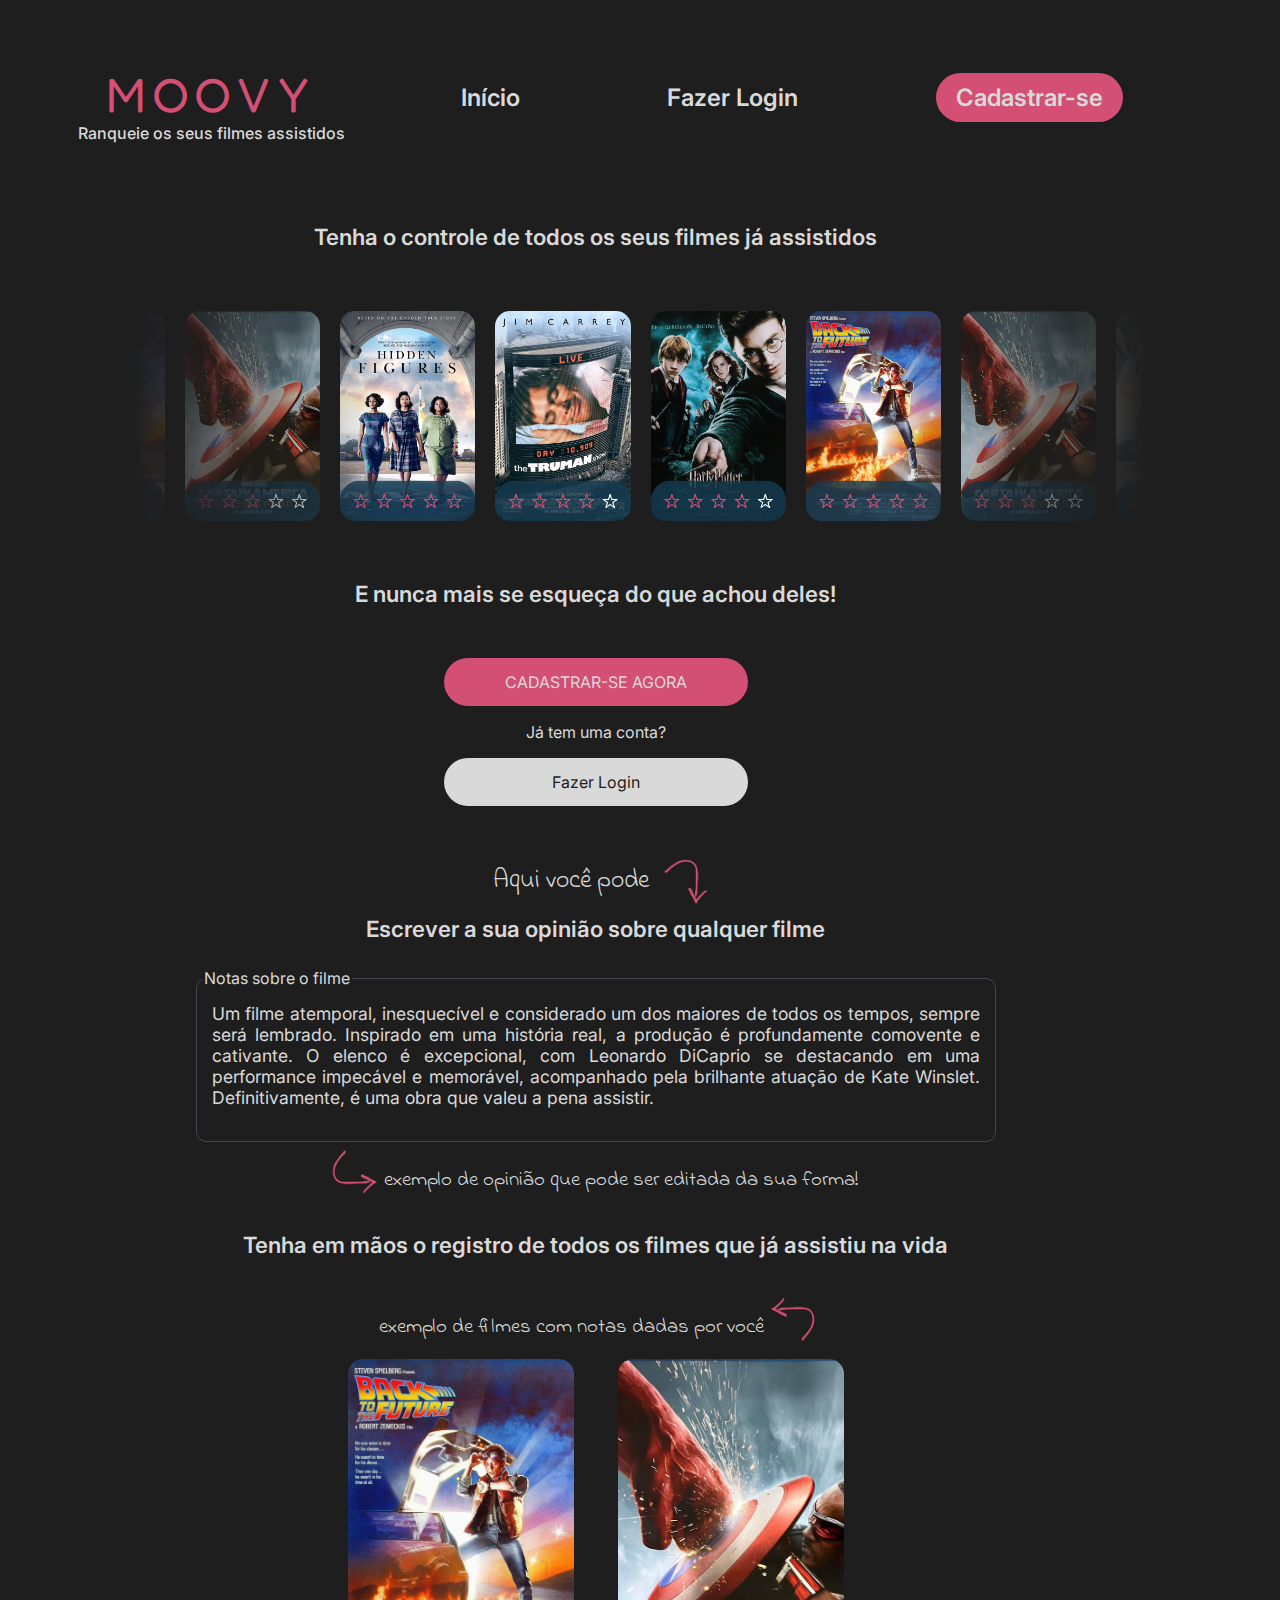
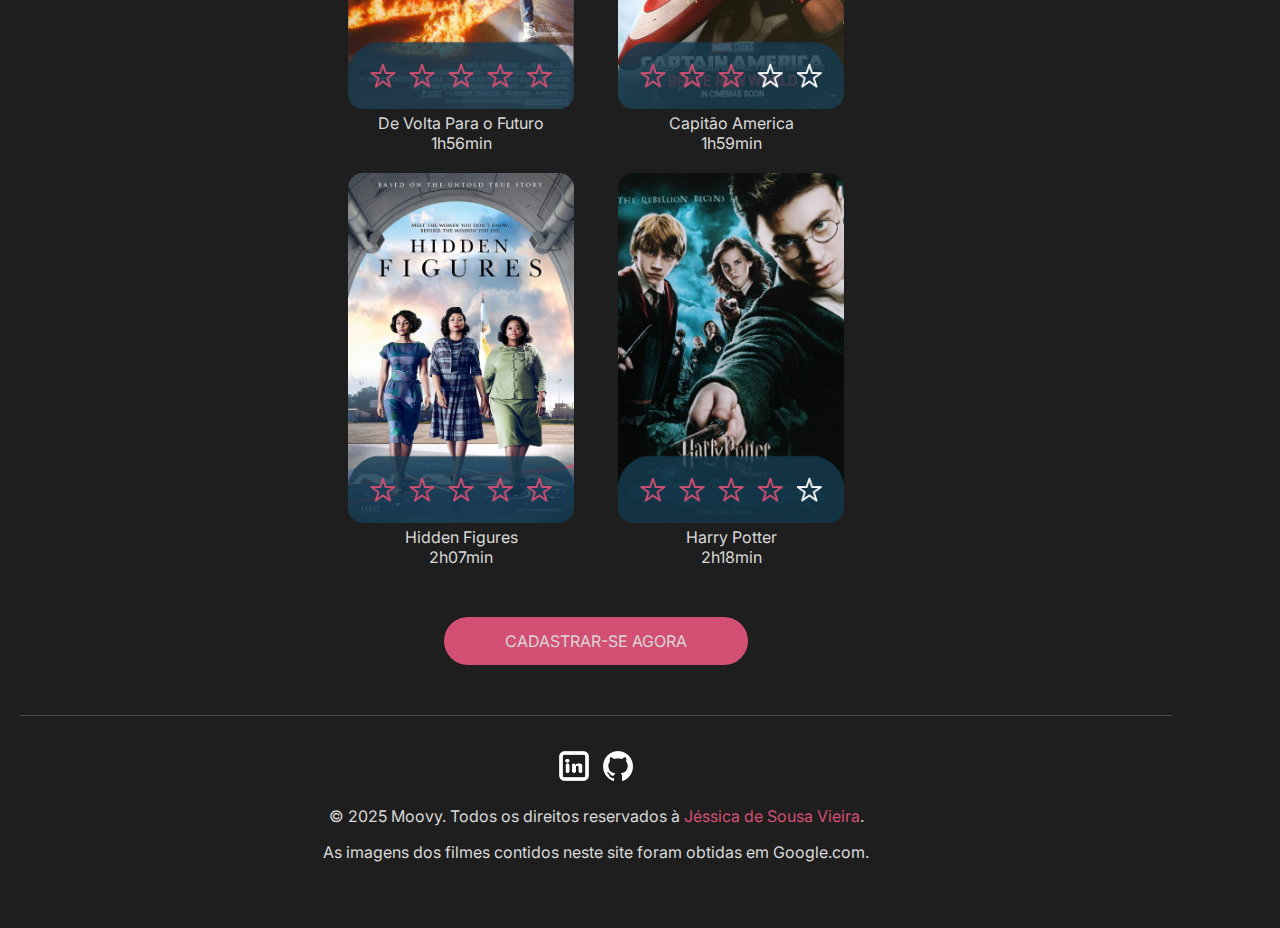
<file: index.html>
<!DOCTYPE html>
<html lang="pt-br">
<head>
    <meta charset="UTF-8">
    <meta name="viewport" content="width=device-width, initial-scale=1.0">

    <!-- favicon -->
    <link rel="apple-touch-icon" sizes="180x180" href="./src/favicon/apple-touch-icon.png">
    <link rel="icon" type="image/png" sizes="32x32" href="./src/favicon/favicon-32x32.png">
    <link rel="icon" type="image/png" sizes="16x16" href="./src/favicon/favicon-16x16.png">
    <link rel="manifest" href="./src/favicon/site.webmanifest">

    <!-- fontes -->
    <link rel="preconnect" href="https://fonts.googleapis.com">
    <link rel="preconnect" href="https://fonts.gstatic.com" crossorigin>
    <link href="https://fonts.googleapis.com/css2?family=Fredoka" rel="stylesheet">

    <link rel="preconnect" href="https://fonts.googleapis.com">
    <link rel="preconnect" href="https://fonts.gstatic.com" crossorigin>
    <link href="https://fonts.googleapis.com/css2?family=Inter" rel="stylesheet">

    <link rel="preconnect" href="https://fonts.googleapis.com">
    <link rel="preconnect" href="https://fonts.gstatic.com" crossorigin>
    <link href="https://fonts.googleapis.com/css2?family=Indie+Flower" rel="stylesheet">

    <!-- icones -->
    <link rel="stylesheet" href="https://fonts.googleapis.com/css2?family=Material+Symbols+Outlined" />

    <link rel="stylesheet" href="styles/style.css">
    <link rel="stylesheet" href="styles/mediaQueries.css">

    <title>Tela Inicial</title>
</head>
<body onresize="mudouTamanho()">
    <header>
        <span class="material-symbols-outlined" id="menuIcon" onclick="clickMenu()">menu</span>
        <menu class="menu-hamburger" id="itens">
            <ul>
                <li><a href="./index.html">Início<span class="material-symbols-outlined">arrow_right</span></a></li>
                <li><a href="./manutencao.html" id="loginMenu">Fazer Login<span class="material-symbols-outlined">arrow_right</span></a></li>
                <li><a href="./manutencao.html" id="subscribeMenu">Cadastrar-se<span class="material-symbols-outlined">arrow_right</span></a></li>
            </ul>
        </menu>
        <div class="title">
            <h1>MOOVY</h1>
            <h2>Ranqueie os seus filmes assistidos</h2>
        </div>
    </header>
    <main>
        <section>
            <p class="phrases" id="phrase1">Tenha o controle de todos os seus filmes já assistidos</p>

            <div class="slider">

                <div class="slide-track">
                    <div class="slide">
                        <img src="./src/images/BTF-movie-poster-star.jpg" alt="image1">
                    </div>

                    <div class="slide">
                        <img src="./src/images/CA-movie-poster-star.jpg" alt="image2">
                    </div>

                    <div class="slide">
                        <img src="./src/images/HF-movie-poster-star.jpg" alt="image3">
                    </div>

                    <div class="slide">
                        <img src="./src/images/TRUMAN-movie-poster-star.jpg" alt="image4">
                    </div>

                    <div class="slide">
                        <img src="./src/images/HP-movie-poster-star.jpg" alt="image5">
                    </div>

                    <!-- IMAGENS DUPLICADAS: -->
                    <div class="slide">
                        <img src="./src/images/BTF-movie-poster-star.jpg" alt="image1">
                    </div>

                    <div class="slide">
                        <img src="./src/images/CA-movie-poster-star.jpg" alt="image2">
                    </div>

                    <div class="slide">
                        <img src="./src/images/HF-movie-poster-star.jpg" alt="image3">
                    </div>

                    <div class="slide">
                        <img src="./src/images/TRUMAN-movie-poster-star.jpg" alt="image4">
                    </div>

                    <div class="slide">
                        <img src="./src/images/HP-movie-poster-star.jpg" alt="image5">
                    </div>
                    <div class="slide">
                        <img src="./src/images/BTF-movie-poster-star.jpg" alt="image1">
                    </div>

                    <div class="slide">
                        <img src="./src/images/CA-movie-poster-star.jpg" alt="image2">
                    </div>

                    <div class="slide">
                        <img src="./src/images/HF-movie-poster-star.jpg" alt="image3">
                    </div>

                    <div class="slide">
                        <img src="./src/images/TRUMAN-movie-poster-star.jpg" alt="image4">
                    </div>

                    <div class="slide">
                        <img src="./src/images/HP-movie-poster-star.jpg" alt="image5">
                    </div>
                </div>
            </div>

            <p class="phrases" id="phrase2">E nunca mais se esqueça do que achou deles!</p>

            <a href="./manutencao.html" class="buttons" id="subscribe1">CADASTRAR-SE AGORA</a>
            <p>Já tem uma conta?</p>
            <a href="./manutencao.html" class="buttons" id="login">Fazer Login</a>
        </section>

        <section>
            <div class="sectionInicio">
                <p class="phrases" id="phraseBonus">Aqui você pode</p>
                <img src="./src/images/seta-baixo.png" alt="seta" id="setaInicio" class="seta">
            </div>
            <p class="phrases" id="phrase3">Escrever a sua opinião sobre qualquer filme</p>
            <fieldset>
                <legend>Notas sobre o filme</legend>
                <p>Um filme atemporal, inesquecível e considerado um dos maiores de todos os tempos, sempre será lembrado. Inspirado em uma história real, a produção é profundamente comovente e cativante. O elenco é excepcional, com Leonardo DiCaprio se destacando em uma performance impecável e memorável, acompanhado pela brilhante atuação de Kate Winslet. Definitivamente, é uma obra que valeu a pena assistir.</p>
            </fieldset>
            <div class="sketch">
                <img src="./src/images/seta-cima.png" alt="seta" class="seta">
                <p id="text-left">exemplo de opinião que pode ser editada da sua forma!</p>
            </div>
        </section>

        <section>
            <p class="phrases" id="phrase4">Tenha em mãos o registro de todos os filmes que já assistiu na vida</p>
            <div class="sketch">
                <p id="text-right">exemplo de filmes com notas dadas por você</p>
                <img src="./src/images/seta-cima-invertida.png" alt="seta" id="seta-cima-invertida" class="seta">
            </div>
            <div class="systemMovies">
                <span>
                    <img src="./src/images/BTF-movie-poster-star.jpg" alt="image1" id="left1" class="movieBottom">
                    <p class="movieName">De Volta Para o Futuro</p>
                    <p class="movieTime">1h56min</p>
                </span>

                <span>
                    <img src="./src/images/CA-movie-poster-star.jpg" alt="image2" id="right1" class="movieBottom">
                    <p class="movieName">Capitão America</p>
                    <p class="movieTime">1h59min</p>
                </span>

                <span>
                    <img src="./src/images/HF-movie-poster-star.jpg" alt="image3" id="left2" class="movieBottom">
                    <p class="movieName">Hidden Figures</p>
                    <p class="movieTime">2h07min</p>
                </span>

                <span>
                    <img src="./src/images/HP-movie-poster-star.jpg" alt="image4" id="right2" class="movieBottom">
                    <p class="movieName">Harry Potter</p>
                    <p class="movieTime">2h18min</p>
                </span>
            </div>

            <a href="./manutencao.html" class="buttons" id="subscribe2">CADASTRAR-SE AGORA</a>
        </section>
    </main>
    <footer>
        
        <a href="https://linkedin.com/in/jessica-sousa-vieira" target="_blank">
            <img src="./src/images/linkedin-icon.png" alt="" class="footerIcons">
        </a>
        <a href="https://github.com/jessicasousav" target="_blank">
            <img src="./src/images/gitgub-icon.png" alt="" class="footerIcons">
        </a>

        <p>&copy 2025 Moovy. Todos os direitos reservados à 
            <a href="https://github.com/jessicasousav" target="_blank" id="link-portfolio">Jéssica de Sousa Vieira</a>.
        </p>
        <p>As imagens dos filmes contidos neste site foram obtidas em Google.com.</p>
    </footer>

    <script>
        function mudouTamanho() {
            if (window.innerWidth >= 794) {
                itens.style.display = 'block'
            } else {
                itens.style.display = 'none'
            }
        }

        function clickMenu() {
            if (itens.style.display == 'block') {
                itens.style.display = 'none'
            } else {
                itens.style.display = 'block'
            }
            // se no css o display do id itens (que é o menu) estiver como 'block', ele vai mudar para 'none', ou seja, quando ele estiver aparecendo e o usuário clicar, ele vai esconder.
            // senão, ele muda de 'none' para 'block'. Ou seja, se ele não estiver aparecendo, ele vai aparecer quando clicar
        }
    </script>
</body>
</html>
</file>
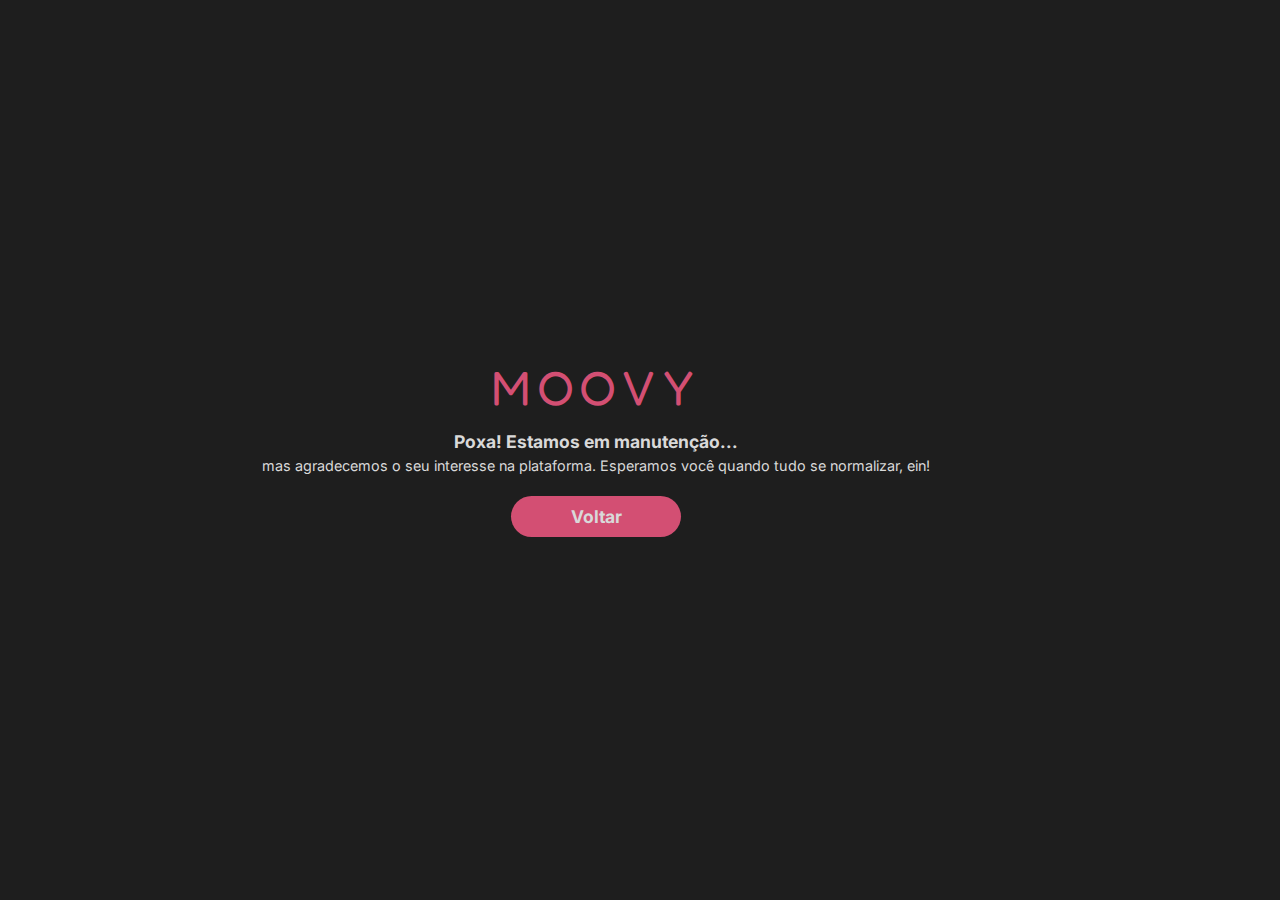
<file: manutencao.html>
<!DOCTYPE html>
<html lang="pt-br">
<head>
    <meta charset="UTF-8">
    <meta name="viewport" content="width=device-width, initial-scale=1.0">

    <!-- fontes -->
    <link rel="preconnect" href="https://fonts.googleapis.com">
    <link rel="preconnect" href="https://fonts.gstatic.com" crossorigin>
    <link href="https://fonts.googleapis.com/css2?family=Fredoka" rel="stylesheet">

    <link rel="preconnect" href="https://fonts.googleapis.com">
    <link rel="preconnect" href="https://fonts.gstatic.com" crossorigin>
    <link href="https://fonts.googleapis.com/css2?family=Inter" rel="stylesheet">

    <!-- icones -->
    <link rel="stylesheet" href="https://fonts.googleapis.com/css2?family=Material+Symbols+Outlined" />

    <link rel="stylesheet" href="styles/styleManut.css">

    <title>Estamos em Manutenção</title>
</head>
<body>
    <div class="manut">
        <h1>MOOVY</h1>
        <h2>Poxa! Estamos em manutenção...</h2>
        <p>mas agradecemos o seu interesse na plataforma. Esperamos você quando tudo se normalizar, ein!</p>
    </div>
    <a href="./index.html">Voltar</a>
</body>
</html>
</file>
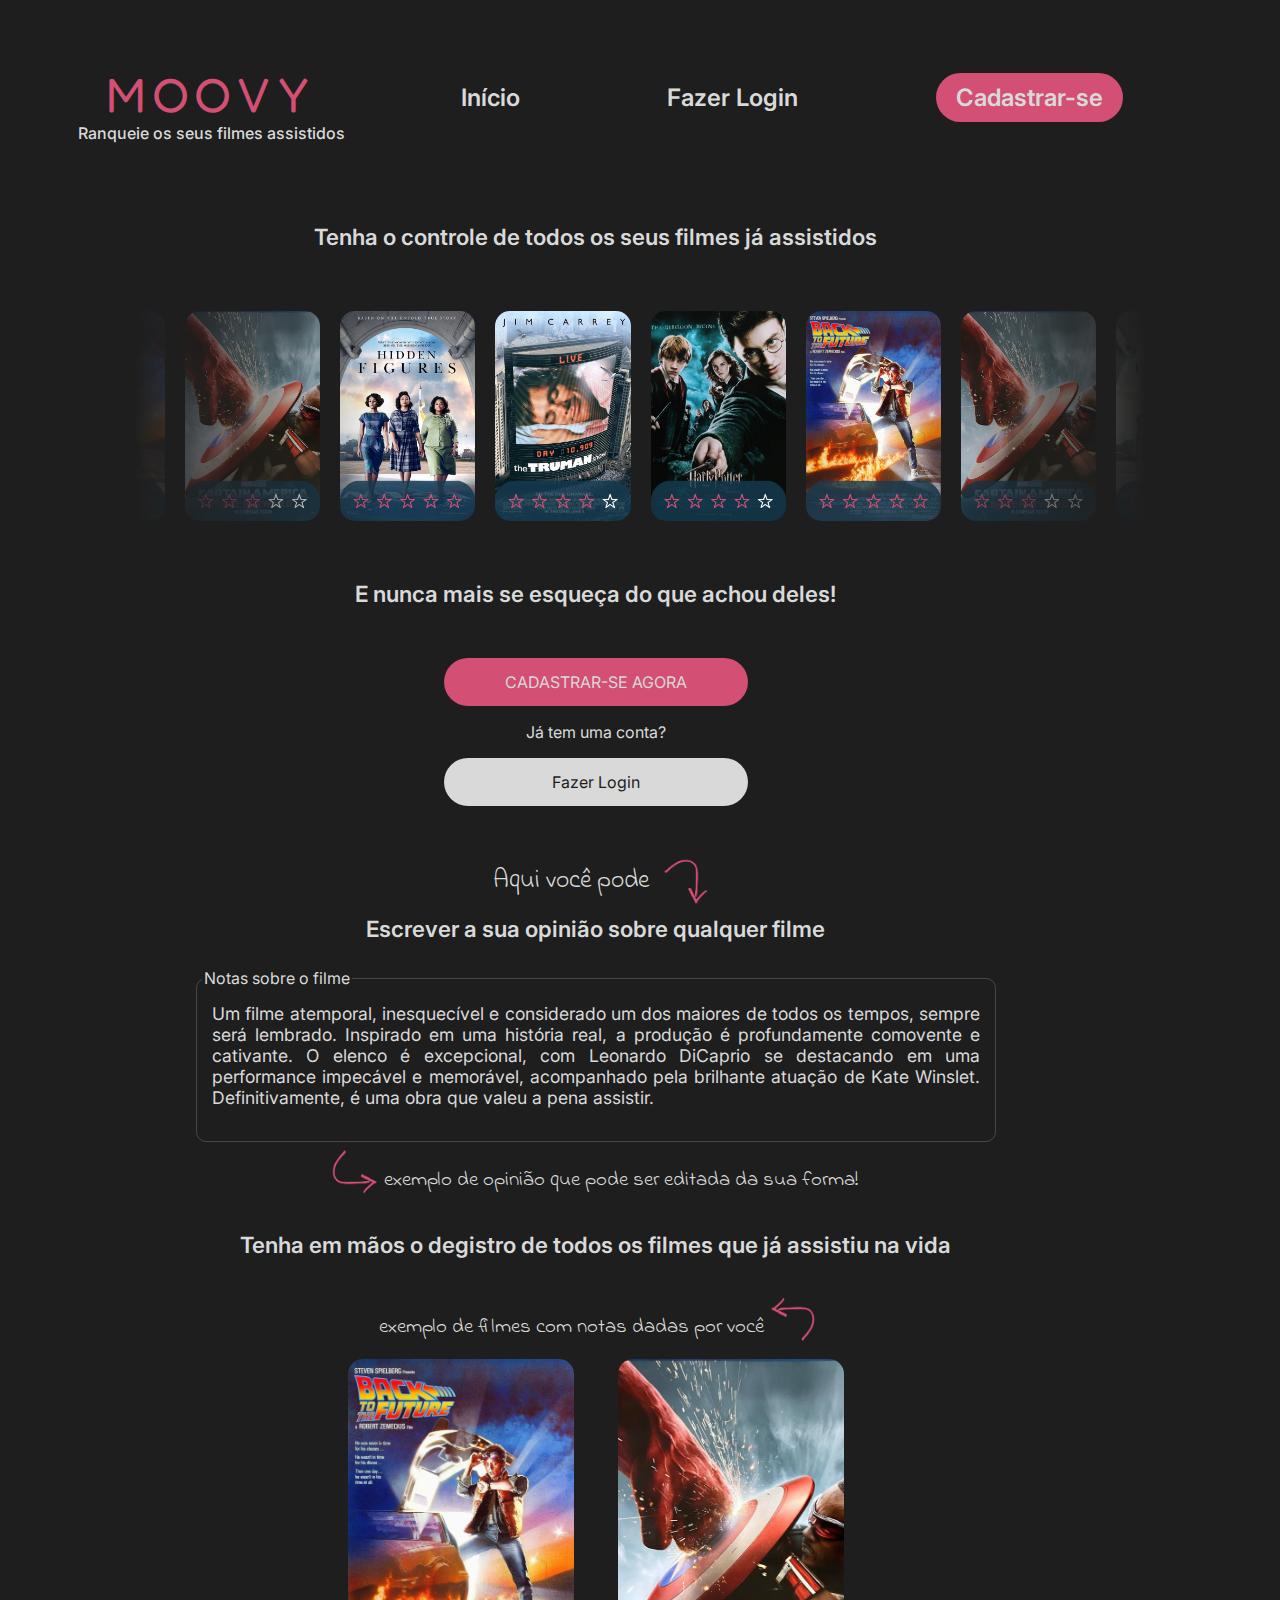
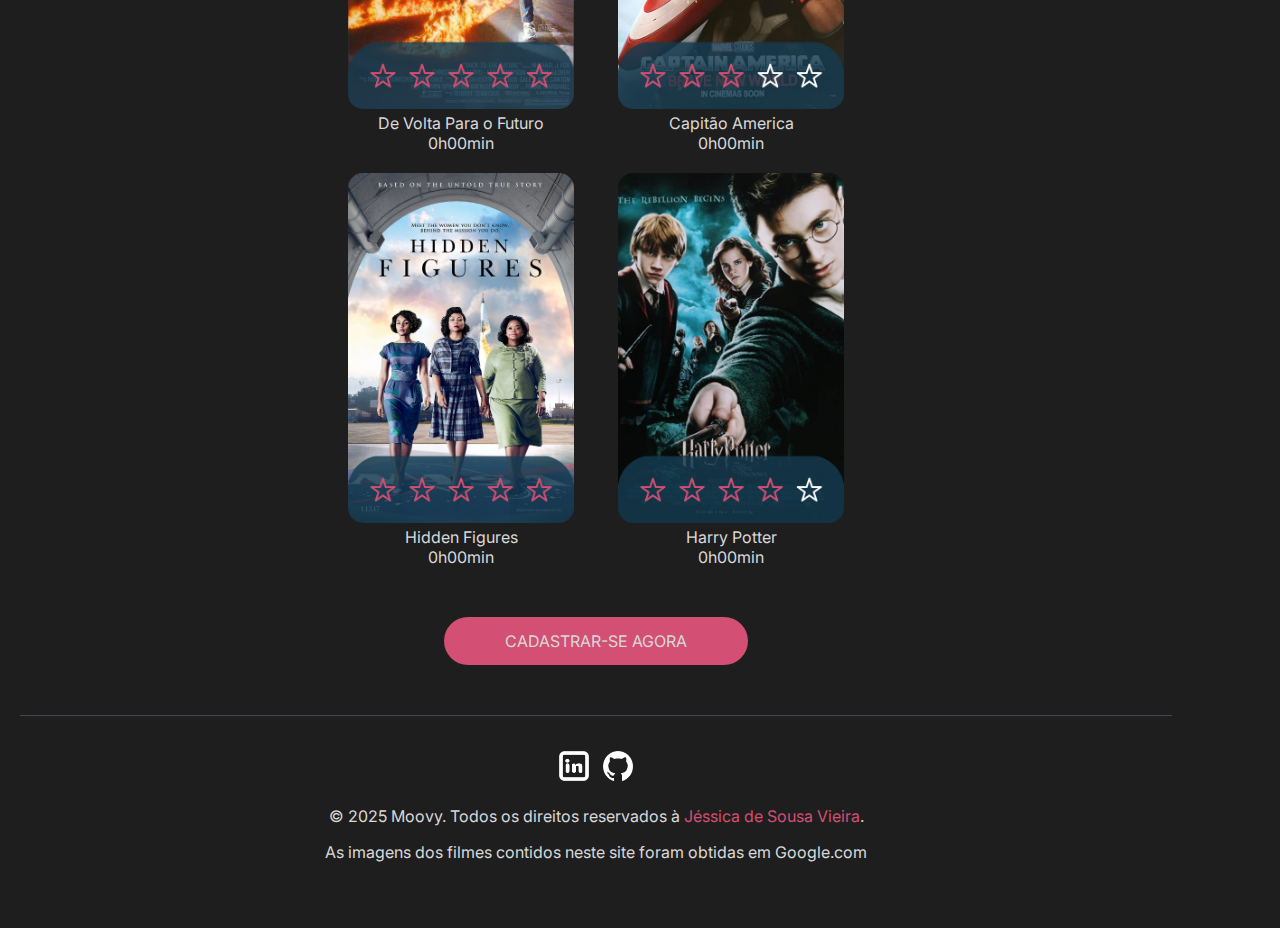
<file: telaInicial.html>
<!DOCTYPE html>
<html lang="pt-br">
<head>
    <meta charset="UTF-8">
    <meta name="viewport" content="width=device-width, initial-scale=1.0">

    <!-- favicon -->
    <link rel="apple-touch-icon" sizes="180x180" href="/src/favicon/apple-touch-icon.png">
    <link rel="icon" type="image/png" sizes="32x32" href="/src/favicon/favicon-32x32.png">
    <link rel="icon" type="image/png" sizes="16x16" href="/src/favicon/favicon-16x16.png">
    <link rel="manifest" href="/src/favicon/site.webmanifest">

    <!-- fontes -->
    <link rel="preconnect" href="https://fonts.googleapis.com">
    <link rel="preconnect" href="https://fonts.gstatic.com" crossorigin>
    <link href="https://fonts.googleapis.com/css2?family=Fredoka" rel="stylesheet">

    <link rel="preconnect" href="https://fonts.googleapis.com">
    <link rel="preconnect" href="https://fonts.gstatic.com" crossorigin>
    <link href="https://fonts.googleapis.com/css2?family=Inter" rel="stylesheet">

    <link rel="preconnect" href="https://fonts.googleapis.com">
    <link rel="preconnect" href="https://fonts.gstatic.com" crossorigin>
    <link href="https://fonts.googleapis.com/css2?family=Indie+Flower" rel="stylesheet">

    <!-- icones -->
    <link rel="stylesheet" href="https://fonts.googleapis.com/css2?family=Material+Symbols+Outlined" />

    <link rel="stylesheet" href="styles/style.css">
    <link rel="stylesheet" href="styles/mediaQueries.css">

    <title>Tela Inicial</title>
</head>
<body onresize="mudouTamanho()">
    <header>
        <span class="material-symbols-outlined" id="menuIcon" onclick="clickMenu()">menu</span>
        <menu class="menu-hamburger" id="itens">
            <ul>
                <li><a href="telaInicial.html">Início</a></li>
                <li><a href="/manutencao.html" id="loginMenu">Fazer Login</a></li>
                <li><a href="/manutencao.html" id="subscribeMenu">Cadastrar-se</a></li>
            </ul>
        </menu>
        <div class="title">
            <h1>MOOVY</h1>
            <h2>Ranqueie os seus filmes assistidos</h2>
        </div>
    </header>
    <main>
        <section>
            <p class="phrases" id="phrase1">Tenha o controle de todos os seus filmes já assistidos</p>

            <div class="slider">

                <div class="slide-track">
                    <div class="slide">
                        <img src="./src/images/BTF-movie-poster-star.jpg" alt="image1">
                    </div>

                    <div class="slide">
                        <img src="./src/images/CA-movie-poster-star.jpg" alt="image2">
                    </div>

                    <div class="slide">
                        <img src="./src/images/HF-movie-poster-star.jpg" alt="image3">
                    </div>

                    <div class="slide">
                        <img src="./src/images/TRUMAN-movie-poster-star.jpg" alt="image4">
                    </div>

                    <div class="slide">
                        <img src="./src/images/HP-movie-poster-star.jpg" alt="image5">
                    </div>

                    <!-- IMAGENS DUPLICADAS: -->
                    <div class="slide">
                        <img src="./src/images/BTF-movie-poster-star.jpg" alt="image1">
                    </div>

                    <div class="slide">
                        <img src="./src/images/CA-movie-poster-star.jpg" alt="image2">
                    </div>

                    <div class="slide">
                        <img src="./src/images/HF-movie-poster-star.jpg" alt="image3">
                    </div>

                    <div class="slide">
                        <img src="./src/images/TRUMAN-movie-poster-star.jpg" alt="image4">
                    </div>

                    <div class="slide">
                        <img src="./src/images/HP-movie-poster-star.jpg" alt="image5">
                    </div>
                </div>
            </div>

            <p class="phrases" id="phrase2">E nunca mais se esqueça do que achou deles!</p>

            <a href="/manutencao.html" class="buttons" id="subscribe1">CADASTRAR-SE AGORA</a>
            <p>Já tem uma conta?</p>
            <a href="/manutencao.html" class="buttons" id="login">Fazer Login</a>
        </section>

        <section>
            <div class="sectionInicio">
                <p class="phrases" id="phraseBonus">Aqui você pode</p>
                <img src="./src/images/seta-baixo.png" alt="seta" id="setaInicio" class="seta">
            </div>
            <p class="phrases" id="phrase3">Escrever a sua opinião sobre qualquer filme</p>
            <fieldset>
                <legend>Notas sobre o filme</legend>
                <p>Um filme atemporal, inesquecível e considerado um dos maiores de todos os tempos, sempre será lembrado. Inspirado em uma história real, a produção é profundamente comovente e cativante. O elenco é excepcional, com Leonardo DiCaprio se destacando em uma performance impecável e memorável, acompanhado pela brilhante atuação de Kate Winslet. Definitivamente, é uma obra que valeu a pena assistir.</p>
            </fieldset>
            <div class="sketch">
                <img src="./src/images/seta-cima.png" alt="seta" class="seta">
                <p id="text-left">exemplo de opinião que pode ser editada da sua forma!</p>
            </div>
        </section>

        <section>
            <p class="phrases" id="phrase4">Tenha em mãos o degistro de todos os filmes que já assistiu na vida</p>
            <div class="sketch">
                <p id="text-right">exemplo de filmes com notas dadas por você</p>
                <img src="/src/images/seta-cima-invertida.png" alt="" id="seta-cima-invertida" class="seta">
            </div>
            <div class="systemMovies">
                <span>
                    <img src="./src/images/BTF-movie-poster-star.jpg" alt="image1" id="left1" class="movieBottom">
                    <p class="movieName">De Volta Para o Futuro</p>
                    <p class="movieTime">0h00min</p>
                </span>

                <span>
                    <img src="./src/images/CA-movie-poster-star.jpg" alt="image2" id="right1" class="movieBottom">
                    <p class="movieName">Capitão America</p>
                    <p class="movieTime">0h00min</p>
                </span>

                <span>
                    <img src="./src/images/HF-movie-poster-star.jpg" alt="image3" id="left2" class="movieBottom">
                    <p class="movieName">Hidden Figures</p>
                    <p class="movieTime">0h00min</p>
                </span>

                <span>
                    <img src="./src/images/HP-movie-poster-star.jpg" alt="image4" id="right2" class="movieBottom">
                    <p class="movieName">Harry Potter</p>
                    <p class="movieTime">0h00min</p>
                </span>
            </div>

            <a href="/manutencao.html" class="buttons" id="subscribe2">CADASTRAR-SE AGORA</a>
        </section>
    </main>
    <footer>
        
        <a href="https://linkedin.com/in/jessica-sousa-vieira" target="_blank">
            <img src="/src/images/linkedin-icon.png" alt="" class="footerIcons">
        </a>
        <a href="https://github.com/jessicasousav" target="_blank">
            <img src="/src/images/gitgub-icon.png" alt="" class="footerIcons">
        </a>

        <p>&copy 2025 Moovy. Todos os direitos reservados à 
            <a href="https://github.com/jessicasousav" target="_blank" id="link-portfolio">Jéssica de Sousa Vieira</a>.
        </p>
        <p>As imagens dos filmes contidos neste site foram obtidas em Google.com</p>
    </footer>

    <script>
        function mudouTamanho() {
            if (window.innerWidth >= 794) {
                itens.style.display = 'block'
            } else {
                itens.style.display = 'none'
            }
        }

        function clickMenu() {
            if (itens.style.display == 'block') {
                itens.style.display = 'none'
            } else {
                itens.style.display = 'block'
            }
            // se no css o display do id itens (que é o menu) estiver como 'block', ele vai mudar para 'none', ou seja, quando ele estiver aparecendo e o usuário clicar, ele vai esconder.
            // senão, ele muda de 'none' para 'block'. Ou seja, se ele não estiver aparecendo, ele vai aparecer quando clicar
        }
    </script>
</body>
</html>
</file>
<file: styles/style.css>
@charset "UTF-8";

/* MOBILE FIRST */

:root{
    --pink: #D34F73;
    --dark-grey: #1E1E1E;
    --blue: #6987C9;
    --white: #D9D9D9;
    --dark-blue: #153B50;
    --grey: #49454F;
}

html {
    background-color: var(--dark-grey);
}

body {
    background-color: var(--dark-grey);
    color: var(--white);
    padding: 10px;
    margin: 10px;
    font-family: "Inter", serif;
    height: 100%;
    width: 90vw;
}

::-webkit-scrollbar {
    background-color: transparent;
    width: 0.3em;
    margin-block: .5em;
}

::-webkit-scrollbar-thumb {
    background-color: var(--grey);
    border-radius: 10px;
}

::-webkit-scrollbar-thumb:hover {
    background-color: var(--white);
}

#menuIcon {
    position: absolute;
    top: 61px;
    left: 30px;
    font-size: 2.8em;
    cursor: pointer;
}

menu {
    display: none;
    border-top: 4px solid var(--pink);
    border-radius: 0px 15px 15px 15px;
    background-color: var(--white);
    width: 46vw;
    position: absolute;
    z-index: 2;
    left: 35px;
    top: 85px;
    font-size: 1.09em;
    padding: 0px;
}

menu ul {
    padding: 0px;
    list-style-type: none;
}

menu a {
    text-decoration: none;
    background-color: transparent;
    color: var(--dark-grey);
    display: flex;
    justify-content: space-between;
    align-items: center;
    padding: 10px;
    }

a:hover, li:hover {
    color: var(--pink);
    cursor: pointer;
    font-weight: 600;
}


.title {
    margin: 1em;
    padding-top: .9em;
    display: flex;
    justify-content: center;
    align-items: center;
    flex-direction: column;
    
}

h1 {
    margin: 0px;
    font-family: "Fredoka", serif;
    font-weight: 400;
    font-size: 3em;
    letter-spacing: .15em;
    color: var(--pink);
}

h2 {
    margin: 0px;
    font-size: 1em;
    display: flex;
    justify-content: center;
    font-weight: 500;
}

section {
    display: flex;
    flex-direction: column;
    justify-content: center;
    align-items: center;
}

.phrases {
    margin: 50px 0px 50px 0px;
    width: 90%;
    text-align: center;
    font-size: 1.2em;
    font-weight: 600;
    line-height: 1.2em;
}

.sectionInicio {
    display: flex;
    flex-direction: row;
    align-items: center;
    justify-content: center;
    width: 230px;
    margin-top: 50px;
}

#phraseBonus {
    margin: 0px;
    font-size: 1.6em;
    font-family: "Indie Flower", serif;
    font-weight: 100;
}

.seta {
    height: 50px;
}

#phrase3 {
    margin: 10px auto 25px auto;
}

.buttons {
    background-color: var(--pink);
    border-radius: 50px;
    text-decoration: none;
    color: var(--white);
    font-size: 16px;
    width: 19em;
    height: 3em;
    display: flex;
    align-items: center;
    justify-content: center;
}

.buttons:hover {
    cursor: pointer;
    background-color: #8b1f3c;
    color: var(--white);
}

#login {
    background-color: var(--white);
    color: var(--dark-grey);
}

#login:hover {
    background-color: var(--white);
    color: var(--pink);
}

/* START scrolling images */
.slider {
    margin: auto;
    position: inherit;
    display: grid;
    width: 90vw;
    overflow: hidden;
    height: 230px;
}

/*deixando as imagens lado a lado*/
.slide-track{
    display: flex;
    animation: scroll 15s linear infinite;
}

@keyframes scroll {
    0% {
        transform: translateX(0);
    }
    100% {
        transform: translateX(calc(-30% - 79px));
    }
}

.slide {
    display: flex;
    align-items: center;
    padding: 10px;
}

img {
    border-radius: 15px;
    height: 210px;
}

.slider::before,
.slider::after {
    background: linear-gradient(to right, rgba(30,30,30, 1) 35%, rgba(255,255,255, 0) 100%);
    content: '';
    height: 250px;
    position: absolute;
    width: 30%;
    z-index: 2;
}

.slider::before {
    left: 0;
    top: 295px;
}

.slider::after {
    right: 0;
    top: 295px;
    transform: rotateZ(180deg);
}
/* END scrolling images*/


fieldset {
    padding: 5px;
    border-radius: 10px;
    border: 1px solid var(--grey);
    overflow: scroll;
}

fieldset p {
    margin: 0px;
    padding: 10px;
    font-size: 1.1em;
    text-align: justify;
    height: 7em;
}

.sketch {
    display: flex;
    justify-content: center;
    align-items: center;
    margin: 5px 0px 5px 0px;
    width: 330px;
}


.sketch p {
    margin: 15px 5px 0px 5px;
    font-size: 1.3em;
    font-family: "Indie Flower", serif;
    text-align: left;
}

#phrase4 {
    margin-top: 1.5em;
    margin-bottom: 10px;
}

#text-right {
    text-align: right;
}

.systemMovies {
    margin-bottom: 40px;
    width: 320px;
    display: grid;
    grid-template-columns: 1fr 1fr;
    text-align: center;
    
}

.systemMovies span {
    margin: 10px;
}

.systemMovies span p {
    margin: 0px;
}

#subscribe2 {
    margin-bottom: 50px;
}

footer {
    display: block;
    justify-content: center;
    align-items: center;
    text-align: center;
    border-top: 1px solid var(--grey);
    padding: 30px 0px;
}

footer a {
    text-decoration: none;
    color: transparent;
}

.footerIcons {
    height: 30px;
    border-radius: 0px;
    margin: 5px;
    cursor: pointer;
}

#link-portfolio {
    text-decoration: none;
    color: var(--pink);
}
</file>
<file: styles/mediaQueries.css>
@charset "UTF-8";

@media screen and (min-width: 768px) {
    :root{
        --pink: #D34F73;
        --dark-grey: #1E1E1E;
        --blue: #6987C9;
        --white: #D9D9D9;
        --dark-blue: #153B50;
        --grey: #49454F;
    }
    
    
    header {
        width: 90vw;
        display: flex;
        justify-content: center;
        align-items: center;
        flex-direction: row-reverse;
        margin: 15px;
    }

    h2 {
        text-align: center;
        width: 25vw;
    }

    #menuIcon {
        display: none;
    }
    
    menu {
        display: block;
        border-radius: 0px;
        background-color: transparent;
        border-top: none;
        width: 90vw;
        position: relative;
        z-index: 0;
        left: auto;
        top: auto;
        font-size: 1.5em;
        font-weight: 600;
        padding: 0px;
    }
    
    menu ul {
        list-style-type: none;
        display: flex;
        justify-content: space-around;
        align-items: center;
        margin: 0px;
    }
    
    menu a {
        display: flex;
        background-color: transparent;
        color: var(--white);
        border-bottom: none;
        }

    menu .material-symbols-outlined {
        display: none;
    }
    
    a:hover {
        color: var(--pink);
        cursor: pointer;
        font-weight: 600;
    }

    #subscribeMenu {
        background-color: var(--pink);
        border-radius: 40px;
        padding: 10px 20px;
    }

    #subscribeMenu:hover {
        background-color: #8b1f3c;
        color: var(--white);
    }

    .phrases {
        font-size: 1.4em;
        font-weight: 600;
        line-height: 1.2em;
    }

    fieldset p {
        width: 60vw;
    }

    .sketch {
        width: 600px;
    }

    #phrase4 {
        margin: 30px 0px ;
    }

    .systemMovies {
        width: 540px;
        margin: 0px;
        margin-bottom: 40px;
        
    }
    
    .movieBottom {
        height: 350px;

    }
}
</file>
<file: styles/styleManut.css>
@charset "UTF-8";


/* ABA MANUTENÇÃO */

:root{
    --pink: #D34F73;
    --dark-grey: #1E1E1E;
    --blue: #6987C9;
    --white: #D9D9D9;
    --dark-blue: #153B50;
    --grey: #49454F;
}

html {
    background-color: var(--dark-grey);
}

body {
    height: 95vh;
    width: 90vw;
    background-color: var(--dark-grey);
    display: flex;
    justify-content: center;
    align-items: center;
    text-align: center;
    flex-direction: column;
    color: var(--white);
    padding: 10px;
    margin: 10px;
    font-family: "Inter", serif;
}

h1 {
    margin: 15px;
    font-family: "Fredoka", serif;
    font-weight: 400;
    font-size: 3em;
    letter-spacing: .15em;
    color: var(--pink);
}

h2 {
    font-size: 1.1em;
    margin: 0px;
}

p {
    margin: 5px;
    font-size: .9em;
    line-height: 1.3em;
}

a {
    text-decoration: none;
    padding: 5px;
    font-size: 1.1em;
    background-color: var(--pink);
    border: none;
    border-radius: 50px;
    width: 160px;
    height: 1.8em;
    margin: 15px;
    color: var(--white);
    font-weight: bold;
    display: flex;
    justify-content: center;
    align-items: center;
}
</file>
